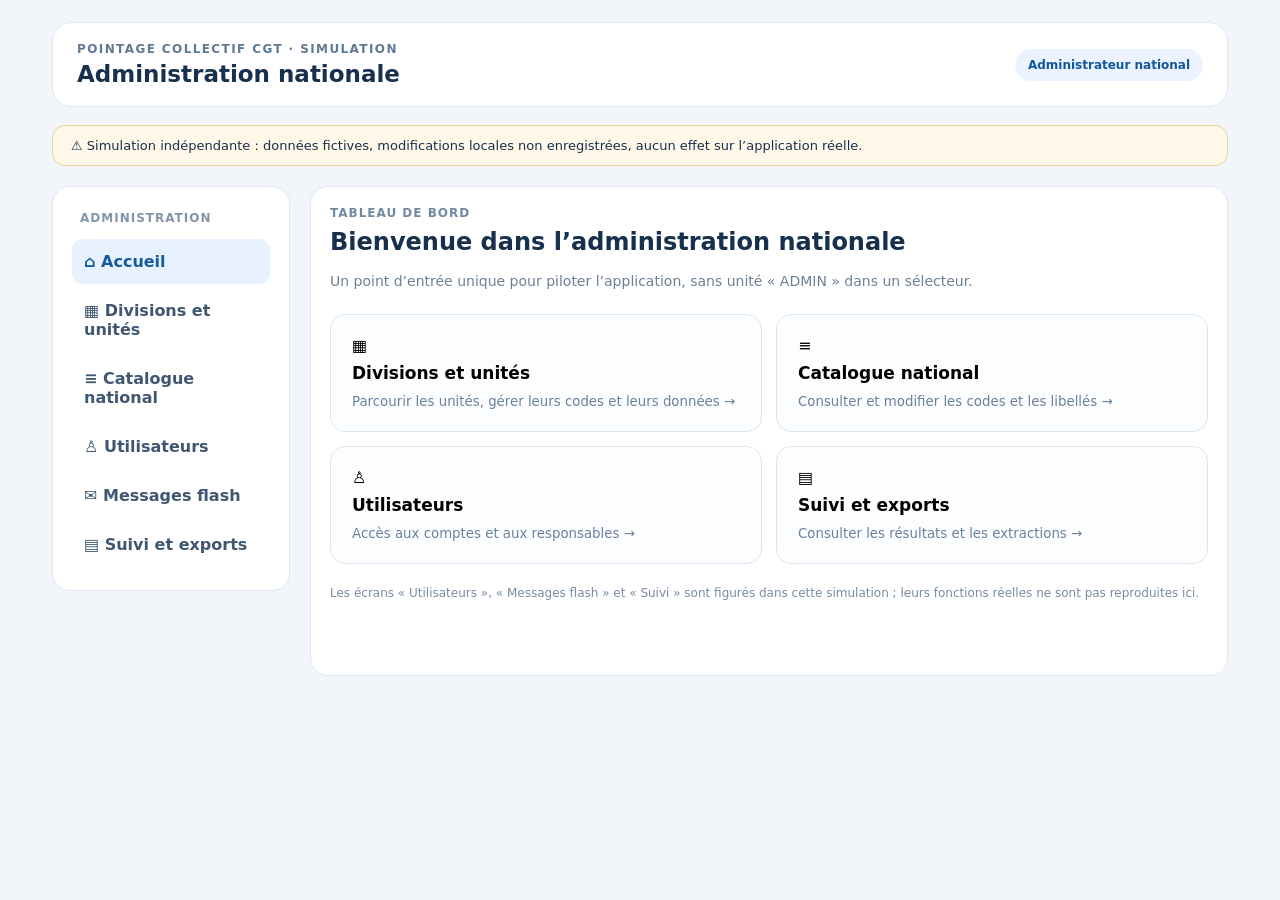
<file: simulation-accueil-administrateur.html>
<!doctype html><html lang="fr"><head><meta charset="utf-8"><meta name="viewport" content="width=device-width,initial-scale=1"><title>Simulation — Administration nationale</title><style>
:root{font-family:Inter,system-ui,-apple-system,Segoe UI,sans-serif;color:#17304d;background:#f2f6fb}*{box-sizing:border-box}body{margin:0}.wrap{max-width:1220px;margin:auto;padding:22px}.top{display:flex;justify-content:space-between;align-items:center;background:white;border:1px solid #dfe8f3;border-radius:19px;padding:19px 24px;margin-bottom:18px;gap:16px}.brand{font-size:12px;letter-spacing:1.4px;color:#607995;font-weight:800}.top h1{font-size:23px;margin:5px 0 0}.pill{background:#eaf3ff;color:#12569c;border-radius:30px;padding:9px 13px;font-size:12px;font-weight:750}.notice{padding:12px 18px;border:1px solid #e8d2a0;background:#fff8e8;border-radius:13px;font-size:13px;margin-bottom:20px}.layout{display:grid;grid-template-columns:238px minmax(0,1fr);gap:20px}.side,.panel{background:white;border:1px solid #dfe8f3;border-radius:18px;padding:19px}.side{align-self:start}.side h3{font-size:12px;color:#8294a7;text-transform:uppercase;letter-spacing:1px;margin:5px 8px 14px}button{font:inherit;cursor:pointer}.nav{display:block;width:100%;text-align:left;border:0;background:transparent;border-radius:11px;padding:13px 12px;color:#405772;margin:4px 0;font-weight:650}.nav.active,.nav:hover{background:#e8f2fe;color:#145b9f}.panel{min-height:490px}.eyebrow{font-size:12px;color:#7289a2;text-transform:uppercase;letter-spacing:1px;font-weight:750}.panel h2{font-size:24px;margin:8px 0}.sub{color:#6d8097;font-size:14px;line-height:1.6}.cards{display:grid;grid-template-columns:repeat(2,1fr);gap:14px;margin:22px 0}.tile{border:1px solid #dae6f1;background:#fcfdff;border-radius:15px;padding:21px;text-align:left;min-height:118px}.tile:hover{border-color:#84b2e4;background:#f4f9ff}.tile b{display:block;font-size:17px;margin:8px 0}.tile small{color:#68819e}.toolbar{display:flex;align-items:center;gap:10px;flex-wrap:wrap;margin:21px 0}input,select{min-width:0;max-width:100%;border:1px solid #cfdbeb;border-radius:10px;padding:12px 13px;background:white;color:#17304d;font-size:14px;font-weight:400}.toolbar input{flex:1;min-width:180px}.item{display:flex;align-items:center;gap:12px;padding:16px;border:1px solid #e0e8f1;border-radius:12px;margin:9px 0}.item .grow{flex:1;min-width:0}.item strong{display:block;margin-bottom:4px}.item small{color:#7689a1}.primary{background:#1766b5;color:white;border:0;padding:11px 16px;border-radius:10px;font-weight:700}.secondary{background:white;color:#175e9f;border:1px solid #cbddeb;padding:10px 14px;border-radius:10px;font-weight:700}.crumb{font-size:13px;color:#657c96;margin-bottom:19px}.tablewrap{overflow-x:auto}table{width:100%;border-collapse:collapse;font-size:14px}td,th{padding:13px;border-bottom:1px solid #e9eef5;text-align:left}th{font-size:12px;color:#71849b}td:first-child{font-weight:750}.chip{display:inline-block;background:#e9f5ee;color:#207148;font-size:12px;padding:6px 9px;border-radius:20px}.hidden{display:none!important}dialog{border:0;border-radius:18px;box-shadow:0 24px 80px #13304c44;padding:25px;max-width:450px;width:calc(100% - 30px)}dialog::backdrop{background:#142d4f77}dialog label{display:block;font-size:13px;font-weight:700;margin:15px 0 7px}dialog input{width:100%}.actions{display:flex;justify-content:flex-end;gap:10px;margin-top:25px}.hint{color:#778ba2;font-size:12px;margin-top:18px}@media(max-width:720px){.wrap{padding:10px}.top{padding:16px}.top h1{font-size:19px}.layout{grid-template-columns:1fr;gap:12px}.side{padding:8px;display:flex;overflow-x:auto;gap:5px}.side h3{display:none}.nav{white-space:nowrap;width:auto;font-size:13px;padding:11px}.panel{padding:17px;min-height:400px}.cards{grid-template-columns:1fr}.tile{min-height:88px;padding:14px}.item{flex-wrap:wrap}.item button{margin-left:auto}}
</style></head><body><div class="wrap"><header class="top"><div><div class="brand">POINTAGE COLLECTIF CGT · SIMULATION</div><h1>Administration nationale</h1></div><span class="pill">Administrateur national</span></header><div class="notice">⚠️ Simulation indépendante : données fictives, modifications locales non enregistrées, aucun effet sur l’application réelle.</div><div class="layout"><nav class="side"><h3>Administration</h3><button class="nav active" data-page="home">⌂ Accueil</button><button class="nav" data-page="network">▦ Divisions et unités</button><button class="nav" data-page="national">≡ Catalogue national</button><button class="nav" data-page="users">♙ Utilisateurs</button><button class="nav" data-page="flash">✉ Messages flash</button><button class="nav" data-page="follow">▤ Suivi et exports</button></nav><main id="main" class="panel"></main></div></div><dialog id="edit"><form method="dialog" id="editForm"><h2 id="editTitle">Modifier un code</h2><label for="code">Code d’activité</label><input id="code" required maxlength="25"><label for="label">Libellé</label><input id="label" required maxlength="160"><p class="hint" id="scope"></p><div class="actions"><button type="button" class="secondary" onclick="document.getElementById('edit').close()">Annuler</button><button type="submit" class="primary">Valider la simulation</button></div></form></dialog><script>
const divisions=[{name:"Division Nord",units:["Unité Lille","Unité Amiens"]},{name:"Division Sud",units:["Unité Marseille","Unité Nice"]},{name:"Division Ouest",units:["Unité Nantes","Unité Rennes"]}];const national=[{code:"001",label:"Activité syndicale"},{code:"002",label:"Réunion"},{code:"003",label:"Formation"},{code:"004",label:"Déplacement"}];const unitCodes={};let page="home",unit="",division="",editing=null;const el=id=>document.getElementById(id);const safe=s=>String(s).replace(/[&<>"']/g,c=>({"&":"&amp;","<":"&lt;",">":"&gt;",'"':"&quot;","'":"&#39;"}[c]));function codes(){return unit?(unitCodes[unit]??=national.map(x=>({...x}))):national}function go(p){page=p;document.querySelectorAll(".nav").forEach(n=>n.classList.toggle("active",n.dataset.page===p||(p==="unit"&&n.dataset.page==="network")));draw()}document.querySelectorAll(".nav").forEach(n=>n.onclick=()=>go(n.dataset.page));function openUnit(d,u){division=d;unit=u;go("unit")}function editCode(i){editing=i;const c=i===-1?{code:"",label:""}:codes()[i];el("code").value=c.code;el("label").value=c.label;el("editTitle").textContent=i===-1?"Ajouter un code":"Modifier un code";el("scope").textContent=unit?"Périmètre : "+unit+" uniquement":"Périmètre : catalogue national (simulation)";el("edit").showModal()}el("editForm").onsubmit=e=>{e.preventDefault();let list=codes();const code=el("code").value.trim(),label=el("label").value.trim();if(list.some((c,i)=>i!==editing&&c.code===code)){alert("Ce code existe déjà sur ce périmètre.");return}if(editing===-1)list.push({code,label});else list[editing]={code,label};el("edit").close();draw()};function network(){return `<div class="eyebrow">Organisation nationale</div><h2>Divisions et unités</h2><p class="sub">Choisissez une division, puis ouvrez une unité pour accéder à ses codes et aux autres fonctions de gestion.</p><div class="toolbar"><input id="find" placeholder="Rechercher directement une unité…" oninput="filterUnits(this.value)"></div><div id="divisionRows">${divisions.map((d,di)=>`<section class="item" data-search="${safe((d.name+" "+d.units.join(" ")).toLowerCase())}"><div class="grow"><strong>▦ ${safe(d.name)}</strong><small>${d.units.length} unités : ${d.units.map(safe).join(" · ")}</small></div><button class="secondary" onclick="toggleDiv(${di})">Consulter ▾</button></section><div id="div${di}" class="hidden">${d.units.map((u,ui)=>`<div class="item" data-search="${safe(u.toLowerCase())}"><div class="grow"><strong>↳ ${safe(u)}</strong><small>Codes, pointages, utilisateurs et documents</small></div><button class="primary" onclick="openUnit(${JSON.stringify(d.name)},${JSON.stringify(u)})">Ouvrir →</button></div>`).join("")}</div>`).join("")}</div>`}function toggleDiv(i){el("div"+i).classList.toggle("hidden")}function filterUnits(v){v=v.toLowerCase();document.querySelectorAll("#divisionRows [data-search]").forEach(x=>x.classList.toggle("hidden",!x.dataset.search.includes(v)));divisions.forEach((d,i)=>{if(v)el("div"+i).classList.remove("hidden")})}function catalog(){const list=codes();return `<div class="crumb">${unit?`<a href="#" onclick="event.preventDefault();go('network')">Divisions et unités</a> / ${safe(division)} / ${safe(unit)}`:"Administration nationale"}</div><div class="eyebrow">${unit?"Gestion de l’unité":"Administration générale"}</div><h2>${unit?"Catalogue de "+safe(unit):"Catalogue national des codes"}</h2><p class="sub">${unit?"Les modifications portent uniquement sur cette unité. Les autres unités conservent leurs propres libellés.":"Consultez et modifiez les codes de référence. Les catalogues d’unités restent accessibles indépendamment."}</p>${unit?`<div class="toolbar"><button class="secondary" onclick="go('network')">← Revenir aux unités</button><button class="secondary" onclick="alert('Simulation : accès aux autres fonctions de l’unité prévu dans l’application réelle.')">Autres fonctions de l’unité</button></div>`:""}<div class="toolbar"><button class="primary" onclick="editCode(-1)">+ Ajouter un code</button></div><div class="tablewrap"><table><thead><tr><th>Code</th><th>Libellé</th><th>Portée</th><th>Action</th></tr></thead><tbody>${list.map((c,i)=>`<tr><td>${safe(c.code)}</td><td>${safe(c.label)}</td><td><span class="chip">${unit?"Cette unité":"National"}</span></td><td><button class="secondary" onclick="editCode(${i})">Modifier</button></td></tr>`).join("")}</tbody></table></div><p class="hint">Les modifications de cette démonstration ne sont ni sauvegardées ni transmises à Supabase.</p>`}function draw(){let s="";if(page==="home"){unit="";s=`<div class="eyebrow">Tableau de bord</div><h2>Bienvenue dans l’administration nationale</h2><p class="sub">Un point d’entrée unique pour piloter l’application, sans unité « ADMIN » dans un sélecteur.</p><div class="cards"><button class="tile" onclick="go('network')">▦<b>Divisions et unités</b><small>Parcourir les unités, gérer leurs codes et leurs données →</small></button><button class="tile" onclick="go('national')">≡<b>Catalogue national</b><small>Consulter et modifier les codes et les libellés →</small></button><button class="tile" onclick="go('users')">♙<b>Utilisateurs</b><small>Accès aux comptes et aux responsables →</small></button><button class="tile" onclick="go('follow')">▤<b>Suivi et exports</b><small>Consulter les résultats et les extractions →</small></button></div><p class="hint">Les écrans « Utilisateurs », « Messages flash » et « Suivi » sont figurés dans cette simulation ; leurs fonctions réelles ne sont pas reproduites ici.</p>`}else if(page==="network"){unit="";s=network()}else if(page==="national"){unit="";s=catalog()}else if(page==="unit"){s=catalog()}else{s=`<div class="eyebrow">Aperçu de navigation</div><h2>${{users:"Utilisateurs",flash:"Messages flash",follow:"Suivi et exports"}[page]}</h2><p class="sub">Cette rubrique resterait disponible dans la nouvelle ergonomie, avec ses fonctions et autorisations actuelles. Simulation visuelle uniquement.</p><button class="primary" onclick="go('home')">← Retour à l’accueil</button>`}el("main").innerHTML=s}draw();
</script></body></html>
</file>
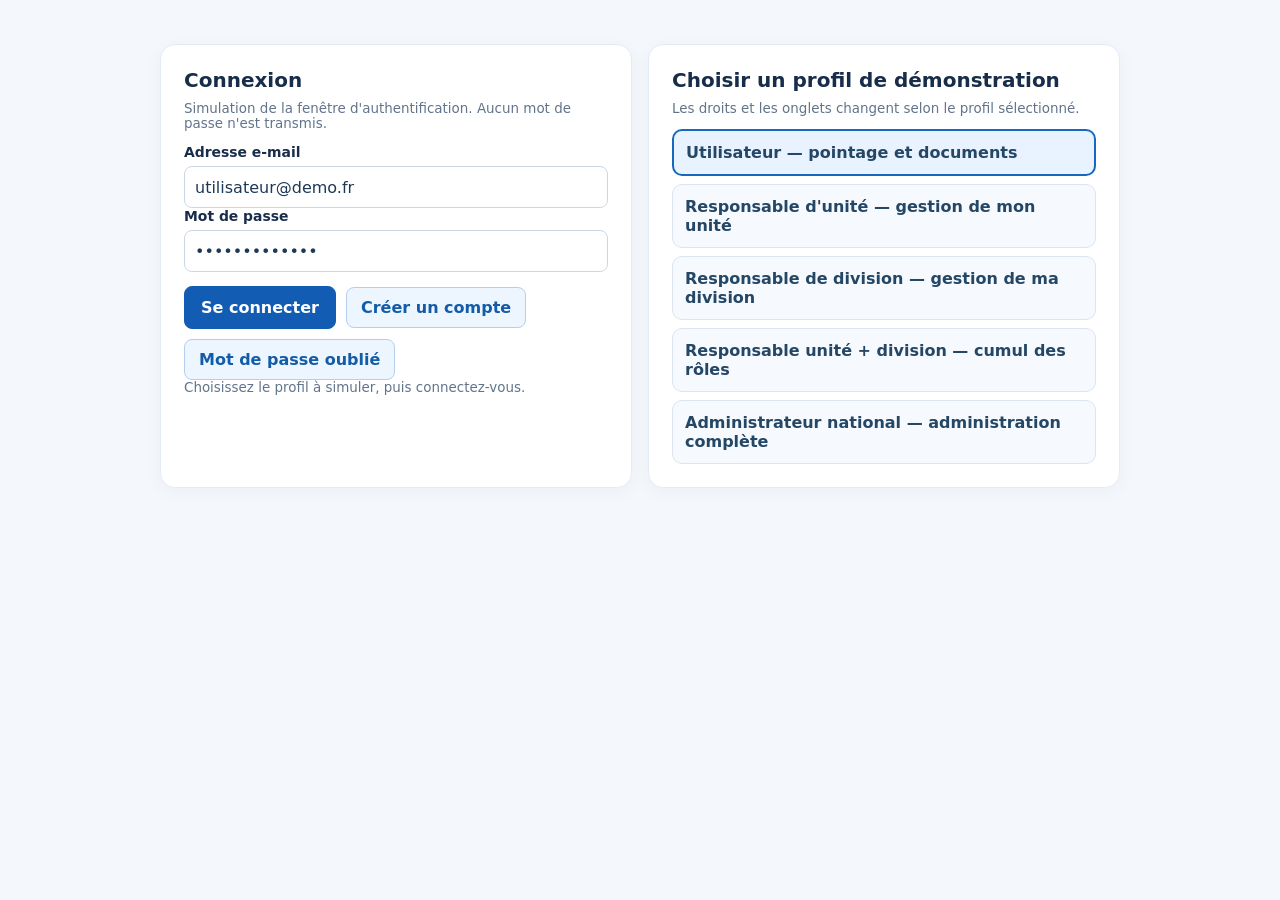
<file: simulation-proposition-3.html>
<!doctype html>
<html lang="fr"><head><meta charset="utf-8"><meta name="viewport" content="width=device-width,initial-scale=1"><title>Simulation — Sobriété premium</title>
<style>
:root{font-family:system-ui,-apple-system,Segoe UI,sans-serif;color:#172d49;background:#f4f7fb;--blue:#1464ba;--violet:#7552bd;--line:#dce5ef}*{box-sizing:border-box}body{margin:0}.app{max-width:1200px;margin:auto;padding:20px 16px 70px}h1,h2,h3,p{margin-top:0}h2{font-size:1.25rem;margin-bottom:4px}.small{font-size:.84rem;color:#62748b}.bar{display:flex;align-items:center;justify-content:space-between;gap:12px;margin-bottom:16px}.brand{font-weight:800;font-size:1.14rem}.profile{display:flex;align-items:center;gap:8px;font-size:.84rem}.avatar{background:#dceafb;padding:10px;border-radius:100%;font-weight:750}.notice{border-radius:9px;padding:12px 14px;margin:0 0 14px}.demo{background:#fff5dd;color:#795800;border:1px solid #eddfbc}.warning{background:#fff0f1;border:1px solid #f6ced2;color:#b92838;margin:14px 0 0}.nav{display:flex;gap:7px;overflow-x:auto;padding-bottom:10px;margin-bottom:13px}.nav button{flex:0 0 auto;background:#fff;border:1px solid var(--line);border-radius:10px;padding:12px 14px;color:#2e4663;font-weight:650;white-space:nowrap}.nav button.active{background:#eaf3ff;border-color:#a8cafa;color:#1059a5;box-shadow:inset 0 -3px #1974d2}.nav button.unit{background:#edf5ff}.nav button.division{background:#f5f0ff}.nav button.division.active{color:#6844ac;box-shadow:inset 0 -3px #8057c6}.card{background:#fff;border:1px solid #e4ebf4;box-shadow:0 4px 17px #2340650b;border-radius:15px;padding:20px;margin-bottom:14px}.heading{display:flex;align-items:center;gap:12px;margin-bottom:17px}.icon{width:42px;height:42px;border-radius:12px;background:#eaf3ff;display:grid;place-items:center;color:#175dac;font-size:22px;flex-shrink:0}.heading h2{margin:0}.heading p{margin:2px 0 0}.fields{display:grid;grid-template-columns:1fr 1.5fr .8fr;gap:12px}label{display:block;font-size:.87rem;font-weight:700;margin-bottom:6px}input,select{font:inherit;width:100%;border:1px solid #cad7e7;border-radius:8px;background:#fff;padding:10px;min-height:42px;color:#1d3957}button{font:inherit;font-weight:650;cursor:pointer;border-radius:8px}button:focus-visible,input:focus-visible,select:focus-visible{outline:3px solid #91c4ff;outline-offset:2px}.buttons,.tools{display:flex;flex-wrap:wrap;align-items:center;gap:10px;margin-top:14px}.primary{background:#125cb3;border:1px solid #125cb3;color:white;padding:11px 16px}.secondary{background:#edf5ff;border:1px solid #b4cfed;color:#125ca8;padding:10px 14px}.violet{background:#7859cb;border:1px solid #7859cb;color:#fff;padding:10px 14px}.ghost{background:white;border:1px solid #d2e0ed;color:#24527f;padding:7px 10px}.delete{background:#fff0f2;border:1px solid #f3ccd1;color:#b92136;padding:7px 10px}.tablewrap{overflow-x:auto;border:1px solid var(--line);border-radius:9px;margin-top:12px}table{border-collapse:collapse;width:100%;font-size:.9rem}th,td{padding:11px 13px;border-bottom:1px solid #e5edf5;text-align:left}th{background:#eff4fa;color:#244466}tr:last-child td{border-bottom:0}td.num,th.num{text-align:right;white-space:nowrap}.total{background:#f3f8ff;font-weight:800}.status{display:inline-block;color:#176237;background:#e0f5e8;border-radius:20px;padding:4px 9px;font-size:.8rem;font-weight:700}.pending{color:#9b6100;background:#fff1d0}.tabs{display:flex;flex-wrap:wrap;gap:6px;margin:12px 0}.tabs button{background:#fff;border:1px solid #d7e3f0;color:#405a77;padding:9px 12px}.tabs button.selected{background:#ebf4ff;color:#125fb4;border-color:#acd0f4}.section{display:none}.section.active{display:block}.docgrid{display:grid;grid-template-columns:repeat(2,minmax(0,1fr));gap:12px}.doc{background:#fafcff;border:1px solid var(--line);padding:18px;border-radius:11px}.feedback{color:#176237;background:#e3f7eb;padding:10px;border-radius:8px;margin-top:10px;display:none}.row{display:flex;justify-content:space-between;gap:12px;align-items:center;flex-wrap:wrap}@media(max-width:700px){.app{padding:14px 10px 55px}.profile{display:none}.nav{flex-wrap:wrap;overflow:visible}.nav button{white-space:normal;flex:1 1 145px}.card{padding:14px}.fields{grid-template-columns:1fr}.docgrid{grid-template-columns:1fr}.buttons button{flex:1 1 100%}td,th{padding:9px 8px;font-size:.82rem}}
.demo-login{max-width:960px;margin:24px auto;display:grid;grid-template-columns:1fr 1fr;gap:16px}.demo-login .card{padding:23px}.demo-login h2{margin:0 0 9px}.role-choice{display:grid;gap:8px}.role-choice button{text-align:left;background:#f6f9fd;color:#254766;border:1px solid #dce5ef;padding:12px;border-radius:10px}.role-choice button.selected{border:2px solid #1768bf;background:#e9f3ff}.demo-shell{display:none}.demo-shell.visible{display:block}.demo-login.hidden{display:none}.demo-modal{max-width:550px;width:calc(100% - 24px);border:1px solid #dce4ef;border-radius:16px;padding:22px;box-shadow:0 20px 65px #21395544}.demo-modal::backdrop{background:#1a2e4e88}.demo-modal h3{margin-top:0}.demo-modal .buttons{justify-content:flex-end}.toolbar{display:flex;gap:10px;flex-wrap:wrap;margin:14px 0}.mini{padding:8px 10px;font-size:.84rem}.role-badge{background:#e9f3ff;padding:6px 9px;border-radius:8px;font-size:.8rem;font-weight:700;color:#145795}.role-badge.violet-bg{background:#f2ecff;color:#7043ba}.role-badge.green-bg{background:#e7f7ec;color:#206d40}.section-title{margin:0 0 10px}.mock-details{background:#fbfcff;border:1px solid #e0e8f1;border-radius:12px;padding:14px;margin:14px 0}.smallselect{max-width:340px}.nowrap{white-space:nowrap}table th,table td{vertical-align:middle}td .ghost{margin:2px}@media(max-width:700px){.demo-login{grid-template-columns:1fr}.toolbar>*{flex:1}.toolbar button{min-width:110px}}</style></head><body><main class="app"><section id="demoLogin" class="demo-login"><div class="card"><h2>Connexion</h2><p class="small">Simulation de la fenêtre d'authentification. Aucun mot de passe n'est transmis.</p><label for="demoEmail">Adresse e-mail</label><input id="demoEmail" type="email" value="utilisateur@demo.fr"><label for="demoPassword">Mot de passe</label><input id="demoPassword" type="password" value="demonstration"><div class="buttons"><button class="primary" id="enterDemo">Se connecter</button><button class="secondary" data-modal="inscription">Créer un compte</button><button class="secondary" data-modal="motdepasse">Mot de passe oublié</button></div><p class="small" id="loginFeedback">Choisissez le profil à simuler, puis connectez-vous.</p></div><div class="card"><h2>Choisir un profil de démonstration</h2><p class="small">Les droits et les onglets changent selon le profil sélectionné.</p><div id="roleChoice" class="role-choice"><button class="selected" data-role="user">Utilisateur — pointage et documents</button><button data-role="unit">Responsable d'unité — gestion de mon unité</button><button data-role="division">Responsable de division — gestion de ma division</button><button data-role="combined">Responsable unité + division — cumul des rôles</button><button data-role="admin">Administrateur national — administration complète</button></div></div></section><div id="demoShell" class="demo-shell"><header class="bar"><div><div class="brand">◈ Pointage collectif CGT</div><div class="small">Simulation · Proposition 3 — Sobriété premium</div></div><div class="profile"><div class="avatar">JD</div><div>Julie Durand<div class="small">Compte de démonstration</div></div></div></header>
<div class="notice demo">Mode démonstration : données fictives, aucune connexion à la base réelle, aucune modification de l’application actuelle.</div>
<div class="toolbar"><span id="currentDemoRole" class="role-badge">Utilisateur</span><button class="secondary mini" id="logoutDemo">Changer de profil / Connexion</button><span class="small">Prototype indépendant · envois et suppressions désactivés</span></div><nav class="nav" id="nav" aria-label="Rubriques"><button class="active" data-view="pointage">◷ Mon pointage</button><button data-view="nationale">▤ Base documentaire nationale</button><button data-view="uniteDoc">▤ Base documentaire d’unité</button><button class="unit" data-view="unite">♧ Gestion de mon unité</button><button class="division" data-view="division">♧ Gestion de ma division</button><button data-view="admin" class="admin-role">Administration nationale</button></nav>
<section class="section active" id="pointage"><div class="card"><div class="heading"><span class="icon">◷</span><div><h2>Mon pointage</h2><p class="small">Saisissez vos heures par code d’activité pour le mois sélectionné.</p></div></div>
<div class="fields"><div><label for="month">Mois</label><select id="month"><option value="2026-10">Octobre 2026</option><option value="2026-09">Septembre 2026</option><option value="2026-08">Août 2026</option><option value="2026-01">Janvier 2026</option></select></div><div><label for="code">Code d’activité</label><select id="code"><option value="ADM">ADM — Administration</option><option value="PROJ">PROJ — Projet</option><option value="REUN">REUN — Réunion</option><option value="FORM">FORM — Formation</option></select></div><div><label for="hours">Nombre d’heures</label><input id="hours" inputmode="decimal" placeholder="ex. 2,5"></div></div><div class="buttons"><button class="secondary" id="add">＋ Ajouter un code</button><button class="primary" id="save">▣ Enregistrer mes données</button></div><div id="draft" class="small" style="margin-top:10px"></div><div id="saveFeedback" class="feedback" role="status"></div><div class="notice warning"><strong>Important : l’enregistrement n’est pas automatique.</strong> Clique sur « Enregistrer mes données » avant de changer de mois, de te déconnecter ou de fermer l’outil.</div></div>
<div class="card"><div class="heading"><span class="icon">▥</span><div><h2>Mon récapitulatif 2026</h2><p class="small">Codes réellement pointés depuis le 1er janvier · situation à date</p></div></div><div class="tablewrap"><table><thead><tr><th>Code pointé</th><th class="num">Heures cumulées</th></tr></thead><tbody id="summary"></tbody></table></div></div></section>
<section class="section" id="nationale"><div class="card"><div class="heading"><span class="icon">▤</span><div><h2>Base documentaire nationale</h2><p class="small">Consulter les documents communs à toutes les unités</p></div></div><label for="searchNational">Rechercher un document</label><input id="searchNational" placeholder="Titre ou mot-clé"><div class="docgrid" id="nationalDocs"></div></div></section>
<section class="section" id="uniteDoc"><div class="card"><div class="heading"><span class="icon">▤</span><div><h2>Base documentaire d’unité</h2><p class="small">Documents accessibles à l’unité de rattachement</p></div></div><label for="searchUnit">Rechercher un document</label><input id="searchUnit" placeholder="Titre ou mot-clé"><div class="docgrid" id="unitDocs"></div></div></section>
<section class="section" id="unite"><div class="card"><div class="heading"><span class="icon">♧</span><div><h2>Gestion de mon unité</h2><p class="small">Périmètre : Unité Démonstration</p></div></div><div class="tabs" data-scope="unit"><button class="selected" data-sub="suivi">Suivi</button><button data-sub="flash">Messages flash</button><button data-sub="users">Utilisateurs</button><button data-sub="catalogue">Catalogue des codes</button><button data-sub="documents">Base documentaire</button></div><div id="unitBody"></div></div></section>
<section class="section" id="division"><div class="card"><div class="heading"><span class="icon" style="background:#f1ecfc;color:#7552bd">♧</span><div><h2>Gestion de ma division</h2><p class="small">Périmètre : Division Démonstration · plusieurs unités</p></div></div><div class="tabs" data-scope="division"><button class="selected" data-sub="suivi">Suivi</button><button data-sub="flash">Messages flash</button><button data-sub="users">Utilisateurs</button><button data-sub="catalogue">Catalogue des codes</button><button data-sub="documents">Base documentaire</button></div><div id="divisionBody"></div></div></section>
<section class="section" id="admin"><div class="card"><div class="heading"><span class="icon">▦</span><div><h2>Administration nationale</h2><p class="small">Suivi, catalogue, messages flash, utilisateurs, unités, divisions et documents</p></div></div><div class="tabs" data-scope="admin"><button class="selected" data-sub="suivi">Suivi</button><button data-sub="catalogue">Catalogue des codes</button><button data-sub="flash">Messages flash</button><button data-sub="users">Utilisateurs</button><button data-sub="units">Unités</button><button data-sub="divisions">Divisions</button><button data-sub="documents">Base documentaire nationale</button><button data-sub="unitdocuments">Base documentaire d’unité</button></div><div id="adminBody"></div></div></section></div></main><dialog id="demoModal" class="demo-modal"><h3 id="modalTitle"></h3><div id="modalBody"></div><div class="buttons"><button class="secondary" id="modalCancel">Annuler</button><button class="primary" id="modalAction">Valider (simulation)</button></div></dialog><script>
const $=id=>document.getElementById(id);
const codes={ADM:'Administration',PROJ:'Projet',REUN:'Réunion',FORM:'Formation'};
const history=[{code:'ADM',hours:42},{code:'PROJ',hours:120.5},{code:'REUN',hours:18},{code:'FORM',hours:7}];let pending=[];
const fmt=n=>n.toLocaleString('fr-FR',{minimumFractionDigits:2,maximumFractionDigits:2});
function summary(){const m=new Map();for(const r of history)m.set(r.code,(m.get(r.code)||0)+r.hours);$('summary').innerHTML=[...m.entries()].filter(x=>x[1]>0).map(([c,h])=>'<tr><td>'+c+' — '+codes[c]+'</td><td class="num">'+fmt(h)+' h</td></tr>').join('')+'<tr class="total"><td>Total</td><td class="num">'+fmt([...m.values()].reduce((a,b)=>a+b,0))+' h</td></tr>'}
function draft(){ $('draft').textContent=pending.length?'Saisie en attente d’enregistrement : '+pending.map(r=>r.code+' ('+fmt(r.hours)+' h)').join(', '):'Aucune nouvelle saisie en attente.';}
$('add').onclick=()=>{const h=Number($('hours').value.trim().replace(',','.'));if(!Number.isFinite(h)||h<=0){alert('Saisis un nombre d’heures positif.');return;}pending.push({code:$('code').value,hours:h});$('hours').value='';$('saveFeedback').style.display='none';draft()};
$('save').onclick=()=>{history.push(...pending);const n=pending.length;pending=[];summary();draft();$('saveFeedback').textContent=n?n+' saisie(s) ajoutée(s) au récapitulatif fictif.':'Aucune nouvelle saisie à enregistrer.';$('saveFeedback').style.display='block'};
$('month').onchange=()=>{if(pending.length&&!confirm('Des saisies fictives ne sont pas encore enregistrées. Changer de mois ?'))return;pending=[];draft();$('saveFeedback').style.display='none'};
document.querySelectorAll('#nav button').forEach(b=>b.onclick=()=>{if(b.dataset.view!=='pointage'&&pending.length&&!confirm('Une saisie fictive est en attente. Changer d’onglet ?'))return;document.querySelectorAll('#nav button').forEach(x=>x.classList.remove('active'));b.classList.add('active');document.querySelectorAll('.section').forEach(x=>x.classList.toggle('active',x.id===b.dataset.view))});
const national=['Guide national de pointage','Note d’information générale','Fiche pratique utilisateur','Référentiel national'];
const unitdocs=['Note d’information de l’unité','Compte rendu de réunion','Document de référence local'];
function docs(input,output,items){const q=$(input).value.toLowerCase();$(output).innerHTML=items.filter(t=>t.toLowerCase().includes(q)).map(t=>'<div class="doc"><strong>▤ '+t+'</strong><p class="small" style="margin:8px 0">Document fictif · PDF</p><button class="ghost" onclick="alert(\'Aperçu de simulation : aucun fichier réel.\')">Consulter</button></div>').join('')||'<p class="small">Aucun résultat.</p>'}
$('searchNational').oninput=()=>docs('searchNational','nationalDocs',national);$('searchUnit').oninput=()=>docs('searchUnit','unitDocs',unitdocs);docs('searchNational','nationalDocs',national);docs('searchUnit','unitDocs',unitdocs);
function content(scope,sub){if(sub==='users')return usersArea(scope);if(sub==='flash')return flashArea(scope);const division=scope==='division',label=division?'division':'unité';if(sub==='suivi')return '<h3>Suivi de ma '+label+'</h3><p class="small">Synthèse fictive de la période et exports des pointages.</p><div class="tablewrap"><table><tr><th>Unité</th><th class="num">Codes pointés</th><th class="num">Heures</th></tr>'+(division?'<tr><td>Unité Alpha</td><td class="num">4</td><td class="num">125,50 h</td></tr><tr><td>Unité Bêta</td><td class="num">3</td><td class="num">98,00 h</td></tr>':'<tr><td>Unité Démonstration</td><td class="num">4</td><td class="num">125,50 h</td></tr>')+'</table></div><div class="tools"><button class="secondary" onclick="alert(\'Simulation : export non généré.\')">Exporter les résultats CSV</button></div>';if(sub==='flash')return '<h3>Messages flash</h3><p class="small">Prévisualisation de la diffusion des messages au périmètre '+label+'.</p><label>Message</label><input placeholder="Votre message d’information"><div class="tools"><button class="primary" onclick="alert(\'Simulation : aucun message envoyé.\')">Publier le message</button></div>';if(sub==='users')return '<div class="row"><div><h3>Utilisateurs</h3><p class="small">Gestion des comptes dans le périmètre autorisé</p></div><button class="'+(division?'violet':'secondary')+'" onclick="alert(\'Simulation : aucun compte créé.\')">＋ Nouvel utilisateur</button></div><div class="tablewrap"><table><tr><th>Nom</th><th>Unité</th><th>Rôle</th><th>Statut</th><th>Actions</th></tr><tr><td>Marie Dupont</td><td>Unité Alpha</td><td>Utilisateur</td><td><span class="status">Actif</span></td><td><button class="ghost" onclick="alert(\'Simulation uniquement\')">Modifier</button></td></tr><tr><td>Lucas Martin</td><td>Unité Bêta</td><td>Responsable d’unité</td><td><span class="status pending">À valider</span></td><td><button class="ghost" onclick="alert(\'Simulation uniquement\')">Modifier</button></td></tr></table></div>';if(sub==='catalogue')return '<h3>Catalogue des codes</h3><div class="tablewrap"><table><tr><th>Code</th><th>Libellé</th></tr>'+Object.entries(codes).map(([c,n])=>'<tr><td>'+c+'</td><td>'+n+'</td></tr>').join('')+'</table></div>';return '<h3>Base documentaire</h3><p class="small">Gestion documentaire du périmètre '+label+'.</p><div class="docgrid"><div class="doc"><strong>▤ Document de référence</strong><p class="small">Exemple fictif</p><button class="ghost" onclick="alert(\'Simulation uniquement\')">Gérer</button></div></div>'}
function showSub(scope,sub){$(scope+'Body').innerHTML=content(scope,sub);wireActions();document.querySelectorAll('[data-scope="'+scope+'"] button').forEach(b=>b.classList.toggle('selected',b.dataset.sub===sub))}
document.querySelectorAll('.tabs[data-scope] button').forEach(b=>b.onclick=()=>showSub(b.parentElement.dataset.scope,b.dataset.sub));showSub('unit','suivi');showSub('division','suivi');summary();draft();

const demoProfiles={user:{label:'Utilisateur',tabs:['pointage','nationale','uniteDoc']},unit:{label:"Responsable d’unité",tabs:['pointage','nationale','uniteDoc','unite']},division:{label:"Responsable de division",tabs:['pointage','nationale','uniteDoc','division']},combined:{label:"Responsable unité + division",tabs:['pointage','nationale','uniteDoc','unite','division']},admin:{label:'Administrateur national',tabs:['admin','nationale','uniteDoc']}};
let demoRole='user';
function applyDemoRole(){const config=demoProfiles[demoRole];$('currentDemoRole').textContent=config.label;$('currentDemoRole').className='role-badge'+(demoRole==='division'||demoRole==='combined'?' violet-bg':demoRole==='admin'?' green-bg':'');document.querySelectorAll('#nav button').forEach(b=>{b.style.display=config.tabs.includes(b.dataset.view)?'':'none';b.classList.remove('active')});document.querySelectorAll('.section').forEach(x=>x.classList.remove('active'));const view=config.tabs[0];document.querySelector('#nav button[data-view="'+view+'"]').classList.add('active');$(view).classList.add('active');}
document.querySelectorAll('#roleChoice button').forEach(b=>b.addEventListener('click',()=>{document.querySelectorAll('#roleChoice button').forEach(x=>x.classList.remove('selected'));b.classList.add('selected');demoRole=b.dataset.role;$('demoEmail').value=({user:'utilisateur',unit:'responsable.unite',division:'responsable.division',combined:'double.responsable',admin:'admin'})[demoRole]+'@demo.fr';}));
$('enterDemo').onclick=()=>{$('demoLogin').classList.add('hidden');$('demoShell').classList.add('visible');applyDemoRole();window.scrollTo(0,0)};
$('logoutDemo').onclick=()=>{$('demoShell').classList.remove('visible');$('demoLogin').classList.remove('hidden');window.scrollTo(0,0)};
function modal(title,body,action='Valider (simulation)'){$('modalTitle').textContent=title;$('modalBody').innerHTML=body;$('modalAction').textContent=action;$('demoModal').showModal()}
$('modalCancel').onclick=()=>$('demoModal').close();
$('modalAction').onclick=()=>{$('demoModal').close();$('globalBanner')?.remove();alert('Action simulée : aucune opération réelle ni aucun e-mail envoyé.')};
const optionsUnit='<option>DPN Lille</option><option>DPN Arras</option><option>DTEAM Marseille</option><option>DTEAM Lyon</option>';
const groupedUnits='<optgroup label="DPN"><option>DPN Lille</option><option>DPN Arras</option></optgroup><optgroup label="DTEAM"><option>DTEAM Marseille</option><option>DTEAM Lyon</option></optgroup>';
const input=(label,type='text')=>'<label>'+label+'</label><input type="'+type+'" placeholder="'+label+'">';
const createForm=(scope)=>'<p class="small">Une invitation serait envoyée par e-mail après création (désactivé en simulation).</p>'+input('Nom et prénom')+input('Adresse e-mail','email')+(scope==='unit'?'<label>Unité de rattachement</label><input value="DTEAM Marseille" readonly>':'<label>Unité</label><select>'+groupedUnits+'</select>')+'<label>Profil</label><select><option>Utilisateur</option><option>Responsable d’unité</option></select>';
function usersArea(scope){return '<div class="row" style="justify-content:space-between"><h3 class="section-title">Utilisateurs'+(scope==='admin'?' — périmètre national':scope==='division'?' — ma division':' — mon unité')+'</h3><button class="primary mini" data-open-create="'+scope+'">+ Créer un utilisateur</button></div><div class="tablewrap"><table><thead><tr><th>Nom</th><th>E-mail</th><th>Unité affectée</th><th>Unité demandée</th><th>Rôles</th><th>Actif</th><th>Gestion</th></tr></thead><tbody><tr><td>Marie Dupont</td><td>marie.dupont@exemple.fr</td><td>DPN Lille</td><td>—</td><td>Utilisateur</td><td><span class="status">Oui</span></td><td class="nowrap"><button class="ghost mini" data-action="Modifier">Modifier</button> <button class="ghost mini" data-action="Transférer">Transférer</button> <button class="delete mini" data-action="Supprimer">Supprimer</button></td></tr><tr><td>Lucas Martin</td><td>lucas.martin@exemple.fr</td><td>ADMIN</td><td>DPN Lille</td><td>Utilisateur</td><td><span class="pending status">En attente</span></td><td><button class="ghost mini" data-action="Modifier">Modifier</button></td></tr></tbody></table></div><div class="mock-details"><strong>Historique des transferts</strong><p class="small">Les pointages des mois précédents restent associés à leur unité d’origine. Aperçu fictif.</p><button class="ghost mini" data-action="Historique des transferts">Afficher l’historique</button></div>';}
function flashArea(scope){return '<h3>Messages flash · '+scope+'</h3><div class="gridlike"><label>Périmètre d’envoi</label><select id="demoFlashScope"><option>'+scope+'</option>'+(scope==='admin'?'<option>Division</option><option>Unité</option>':'')+'</select><label>Destinataires</label><select>'+groupedUnits+'</select><label>Titre</label><input placeholder="Information importante"><label>Message</label><textarea placeholder="Texte du message"></textarea><div class="fields"><div><label>Début d’affichage</label><input type="datetime-local"></div><div><label>Fin d’affichage</label><input type="datetime-local"></div><div><label>Envoi d’un e-mail</label><select><option>Oui</option><option>Non</option></select></div></div><div class="toolbar"><button class="primary mini" data-action="Publier le message flash">Publier le message</button><button class="ghost mini" data-action="Arrêter un message flash">Arrêter un message actif</button></div><p class="small">En simulation, le périmètre du mail suit celui du message. Aucun envoi réel.</p></div>';}
function adminBody(sub){if(sub==='users')return usersArea('admin');if(sub==='flash')return flashArea('admin');if(sub==='units'||sub==='divisions')return '<div class="row" style="justify-content:space-between"><h3>'+ (sub==='units'?'Unités':'Divisions') +'</h3><button class="primary mini" data-action="Créer '+(sub==='units'?'une unité':'une division')+'">+ Créer</button></div><div class="tablewrap"><table><tr><th>Nom</th><th>Responsable(s)</th><th>Actions</th></tr><tr><td>'+(sub==='units'?'DPN Lille':'DPN')+'</td><td>Marie Dupont</td><td><button class="ghost mini" data-action="Modifier le nom">Modifier le nom</button> <button class="ghost mini" data-action="Affecter un responsable">Responsables</button></td></tr><tr><td>'+(sub==='units'?'DTEAM Marseille':'DTEAM')+'</td><td>Lucas Martin</td><td><button class="ghost mini" data-action="Modifier le nom">Modifier le nom</button></td></tr></table></div>';if(sub==='suivi')return '<h3>Suivi national</h3><div class="fields"><div><label>Année</label><select><option>2026</option><option>2025</option></select></div><div><label>Unité affichée</label><select>'+groupedUnits+'</select></div></div><div class="mock-details"><h3>Exporter plusieurs divisions</h3><label><input type="checkbox" style="width:auto" checked> DPN</label><label><input type="checkbox" style="width:auto" checked> DTEAM</label><div class="toolbar"><button class="secondary mini" data-action="Exporter toutes les unités">Exporter tous les utilisateurs CSV</button><button class="primary mini" data-action="Exporter les divisions">Exporter les divisions sélectionnées CSV</button></div><p class="small">Colonnes de tous les codes, y compris ceux totalisant zéro heure.</p></div>';if(sub==='catalogue')return '<h3>Catalogue national des codes</h3><div class="toolbar"><button class="secondary mini" data-action="Importer le catalogue">Importer</button><button class="primary mini" data-action="Enregistrer le catalogue">Enregistrer</button></div><div class="tablewrap"><table><tr><th>Code</th><th>Libellé</th><th>Statut</th></tr><tr><td>ADM</td><td>Administration générale</td><td>Actif</td></tr><tr><td>FOR</td><td>Formation</td><td>Actif</td></tr></table></div>';return '<h3>'+(sub==='unitdocuments'?'Base documentaire d’unité':'Base documentaire nationale')+'</h3><label>Unité concernée</label><select class="smallselect">'+groupedUnits+'</select><div class="toolbar"><button class="primary mini" data-action="Ajouter un PDF">Ajouter un PDF</button><button class="ghost mini" data-action="Modifier un document">Modifier</button><button class="delete mini" data-action="Supprimer un document">Supprimer</button></div><p class="small">Les documents et leurs droits demeurent séparés par périmètre.</p>';}
function renderAdminBody(sub){$('adminBody').innerHTML=adminBody(sub);wireActions();}
function wireActions(){document.querySelectorAll('[data-open-create]').forEach(b=>b.onclick=()=>modal('Créer un utilisateur',createForm(b.dataset.openCreate),'Créer et envoyer l’invitation'));document.querySelectorAll('[data-action]').forEach(b=>b.onclick=()=>{const a=b.dataset.action;if(a==='Transférer')return modal('Transfert entre unités','<p class="small">Les données historiques restent dans l’unité d’origine.</p><label>Nouvelle unité</label><select>'+groupedUnits+'</select><label>Profil cible</label><select><option>Utilisateur</option><option>Responsable d’unité</option></select><label>Date d’effet</label><input type="date">','Confirmer le transfert');if(a==='Modifier')return modal('Modifier un utilisateur',input('Nom')+input('Adresse e-mail','email')+'<label>Unité</label><select>'+groupedUnits+'</select><label>Actif</label><select><option>Oui</option><option>Non</option></select>','Enregistrer');if(a==='Supprimer')return modal('Supprimer un utilisateur','<p>Attention : cette action supprimerait définitivement les pointages de cet utilisateur dans toutes ses anciennes unités.</p><p class="small">Aucune suppression réelle dans cette simulation.</p>','Confirmer (simulation)');modal(a,'<p class="small">Formulaire et opération démonstratifs : aucune donnée ni notification ne sera envoyée.</p>'+input('Valeur'),'Valider (simulation)');});}
$('demoLogin').querySelectorAll('[data-modal]').forEach(b=>b.onclick=()=>modal(b.dataset.modal==='inscription'?'Créer un compte':'Mot de passe oublié',b.dataset.modal==='inscription'?input('Nom et prénom')+input('Adresse e-mail','email')+'<label>Unité souhaitée</label><select>'+groupedUnits+'</select>'+input('Mot de passe','password'):input('Adresse e-mail','email'),b.dataset.modal==='inscription'?"Envoyer la demande d’inscription":"Envoyer le lien"));
$('admin').querySelectorAll('[data-scope="admin"] button').forEach(b=>b.onclick=()=>{document.querySelectorAll('[data-scope="admin"] button').forEach(x=>x.classList.toggle('selected',b===x));renderAdminBody(b.dataset.sub)});
renderAdminBody('suivi');
</script></body></html>
</file>
